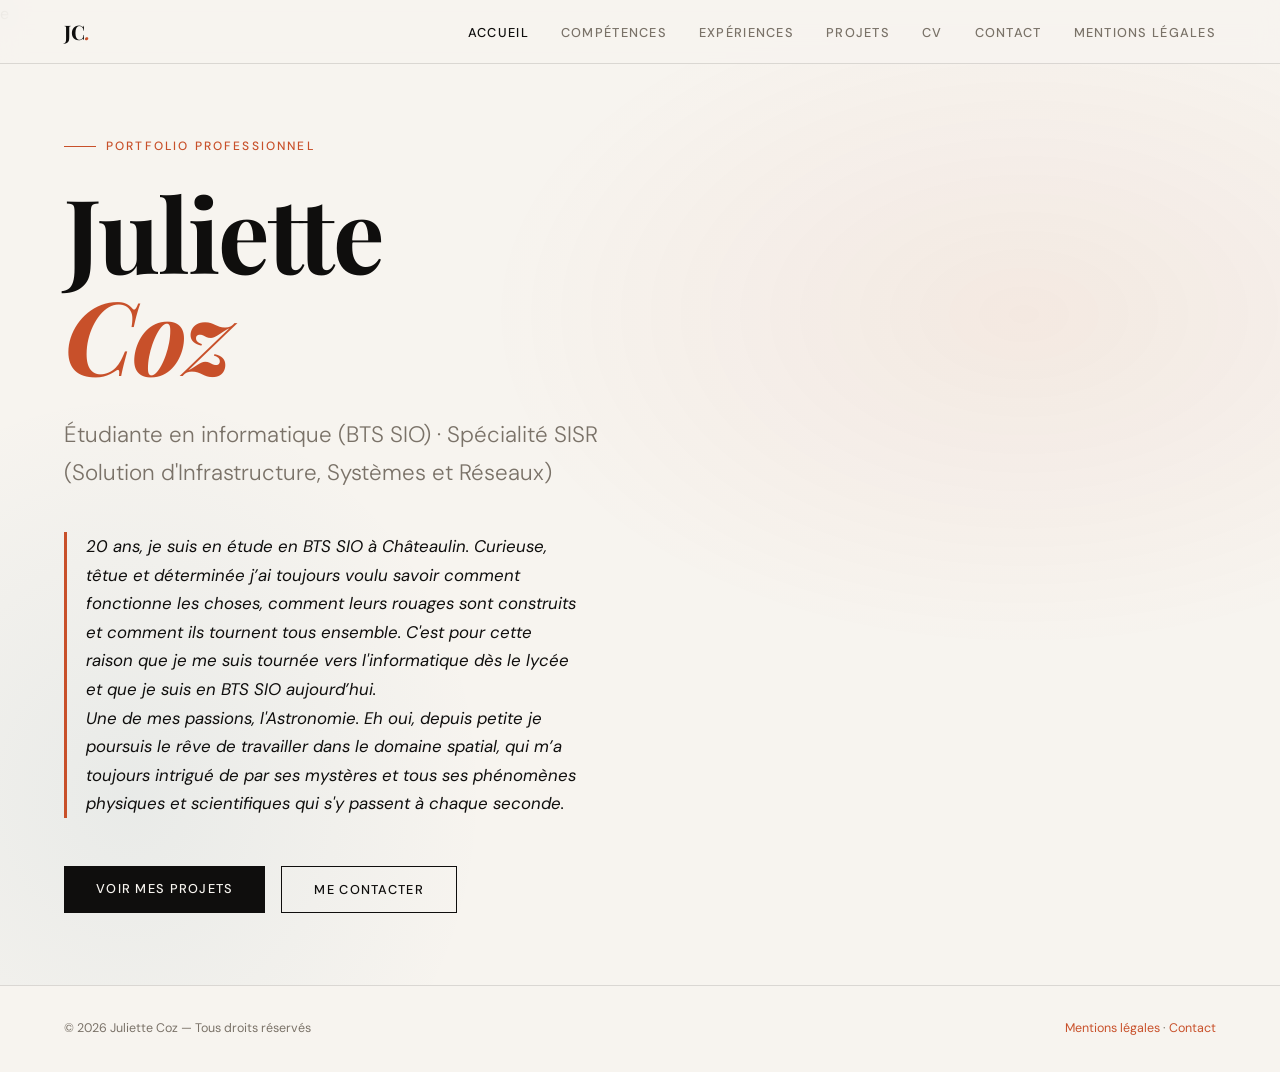
<file: index.html>
e<!DOCTYPE html>
<html lang="fr">
<head>
<meta charset="UTF-8">
<meta name="viewport" content="width=device-width, initial-scale=1.0">
<title>Portfolio — Professionnel</title>
<link rel="icon" type="image/png" href="logoportfolio.webp" />
<link rel="preconnect" href="https://fonts.googleapis.com">
<link href="https://fonts.googleapis.com/css2?family=Playfair+Display:ital,wght@0,400;0,700;1,400&family=DM+Sans:wght@300;400;500&display=swap" rel="stylesheet">
<style>
  :root {
    --ink: #0f0e0d;
    --paper: #f7f4ef;
    --cream: #ede8df;
    --accent: #c8502a;
    --accent2: #2a6b8a;
    --muted: #7a7268;
    --border: rgba(15,14,13,0.12);
    --font-display: 'Playfair Display', Georgia, serif;
    --font-body: 'DM Sans', sans-serif;
    --nav-h: 64px;
  }
  *, *::before, *::after { box-sizing: border-box; margin: 0; padding: 0; }
  html { scroll-behavior: smooth; }
  body {
    font-family: var(--font-body);
    background: var(--paper);
    color: var(--ink);
    font-size: 16px;
    line-height: 1.7;
    overflow-x: hidden;
  }

  /* ── NAV ── */
  nav {
    position: fixed; top: 0; left: 0; right: 0; z-index: 100;
    height: var(--nav-h);
    background: rgba(247,244,239,0.92);
    backdrop-filter: blur(12px);
    border-bottom: 1px solid var(--border);
    display: flex; align-items: center; justify-content: space-between;
    padding: 0 5vw;
  }
  .nav-logo {
    font-family: var(--font-display);
    font-size: 1.25rem;
    font-weight: 700;
    letter-spacing: -0.01em;
    color: var(--ink);
    text-decoration: none;
  }
  .nav-logo span { color: var(--accent); font-style: italic; }
  .nav-links { display: flex; gap: 2rem; list-style: none; }
  .nav-links a {
    font-size: 0.8rem;
    letter-spacing: 0.1em;
    text-transform: uppercase;
    font-weight: 500;
    color: var(--muted);
    text-decoration: none;
    transition: color 0.2s;
  }
  .nav-links a:hover { color: var(--accent); }
  .nav-links a.active { color: var(--ink); }
  .hamburger { display: none; flex-direction: column; gap: 5px; cursor: pointer; background: none; border: none; padding: 4px; }
  .hamburger span { display: block; width: 22px; height: 1.5px; background: var(--ink); transition: all 0.3s; }
  .hamburger.open span:nth-child(1) { transform: translateY(6.5px) rotate(45deg); }
  .hamburger.open span:nth-child(2) { opacity: 0; }
  .hamburger.open span:nth-child(3) { transform: translateY(-6.5px) rotate(-45deg); }
  .mobile-menu {
    display: none; position: fixed; top: var(--nav-h); left: 0; right: 0; bottom: 0;
    background: var(--paper); z-index: 99; flex-direction: column; align-items: center; justify-content: center; gap: 2.5rem;
  }
  .mobile-menu.open { display: flex; }
  .mobile-menu a { font-family: var(--font-display); font-size: 2rem; font-weight: 700; color: var(--ink); text-decoration: none; }
  .mobile-menu a:hover { color: var(--accent); }

  /* ── SECTIONS ── */
  section { display: none; min-height: 100vh; padding: calc(var(--nav-h) + 5vh) 5vw 8vh; }
  section.active { display: block; }

  /* ── HERO ── */
  #home {
    display: none;
    flex-direction: column;
    justify-content: center;
    position: relative;
    overflow: hidden;
  }
  #home.active { display: flex; }
  .hero-bg {
    position: absolute; inset: 0; pointer-events: none;
    background:
      radial-gradient(ellipse 60% 50% at 80% 30%, rgba(200,80,42,0.07) 0%, transparent 70%),
      radial-gradient(ellipse 40% 60% at 10% 80%, rgba(42,107,138,0.07) 0%, transparent 70%);
  }
  .hero-tag {
    font-size: 0.75rem; letter-spacing: 0.18em; text-transform: uppercase;
    color: var(--accent); font-weight: 500; margin-bottom: 1.5rem;
    display: flex; align-items: center; gap: 10px;
  }
  .hero-tag::before { content: ''; display: block; width: 32px; height: 1px; background: var(--accent); }
  .hero-name {
    font-family: var(--font-display);
    font-size: clamp(3rem, 8vw, 7rem);
    font-weight: 700;
    line-height: 1.0;
    letter-spacing: -0.02em;
    margin-bottom: 0.3em;
  }
  .hero-name em { font-style: italic; color: var(--accent); }
  .hero-title {
    font-size: clamp(1rem, 2.5vw, 1.4rem);
    color: var(--muted);
    font-weight: 300;
    margin-bottom: 2.5rem;
    max-width: 540px;
  }
  .hero-pitch {
    max-width: 520px;
    font-size: 1.05rem;
    color: var(--ink);
    margin-bottom: 3rem;
    border-left: 3px solid var(--accent);
    padding-left: 1.2rem;
    font-style: italic;
  }
  .hero-ctas { display: flex; flex-wrap: wrap; gap: 1rem; }
  .btn-primary {
    display: inline-block; padding: 0.75rem 2rem;
    background: var(--ink); color: var(--paper);
    font-size: 0.8rem; letter-spacing: 0.1em; text-transform: uppercase; font-weight: 500;
    text-decoration: none; border: none; cursor: pointer;
    transition: background 0.2s, transform 0.15s;
  }
  .btn-primary:hover { background: var(--accent); transform: translateY(-1px); }
  .btn-outline {
    display: inline-block; padding: 0.75rem 2rem;
    background: transparent; color: var(--ink);
    font-size: 0.8rem; letter-spacing: 0.1em; text-transform: uppercase; font-weight: 500;
    text-decoration: none; border: 1px solid var(--ink); cursor: pointer;
    transition: all 0.2s;
  }
  .btn-outline:hover { background: var(--ink); color: var(--paper); }
  .hero-scroll {
    position: absolute; bottom: 3vh; left: 5vw;
    font-size: 0.7rem; letter-spacing: 0.15em; text-transform: uppercase;
    color: var(--muted); display: flex; align-items: center; gap: 10px;
  }
  .hero-scroll::after { content: ''; display: block; width: 40px; height: 1px; background: var(--muted); }

  /* ── PAGE HEADINGS ── */
  .page-heading {
    margin-bottom: 3rem;
    padding-bottom: 1.5rem;
    border-bottom: 1px solid var(--border);
  }
  .page-heading .eyebrow {
    font-size: 0.7rem; letter-spacing: 0.18em; text-transform: uppercase;
    color: var(--accent); font-weight: 500; margin-bottom: 0.5rem;
  }
  .page-heading h1 {
    font-family: var(--font-display);
    font-size: clamp(2rem, 5vw, 3.5rem);
    font-weight: 700; line-height: 1.1;
  }

  /* ── SKILLS ── */
  .skills-grid { display: grid; grid-template-columns: repeat(auto-fill, minmax(280px, 1fr)); gap: 1.5rem; }
  .skill-card {
    background: var(--cream);
    padding: 1.5rem;
    border-left: 3px solid var(--accent);
    transition: transform 0.2s;
  }
  .skill-card:hover { transform: translateY(-3px); }
  .skill-card h3 { font-family: var(--font-display); font-size: 1.1rem; margin-bottom: 0.75rem; }
  .skill-bar-wrap { height: 3px; background: var(--border); margin-bottom: 0.5rem; }
  .skill-bar { height: 3px; background: var(--accent); transition: width 1s ease; }
  .skill-meta { font-size: 0.8rem; color: var(--muted); }

  /* ── PROJECTS ── */
  .projects-grid { display: grid; grid-template-columns: repeat(auto-fill, minmax(320px, 1fr)); gap: 2rem; }
  .project-card {
    background: var(--cream);
    overflow: hidden;
    transition: transform 0.25s;
  }
  .project-card:hover { transform: translateY(-4px); }
  .project-thumb {
    height: 180px;
    display: flex; align-items: center; justify-content: center;
    font-family: var(--font-display); font-size: 3rem; font-weight: 700;
    letter-spacing: -0.04em;
    position: relative; overflow: hidden;
  }
  .project-thumb.c1 { background: #1a1a2e; color: rgba(200,80,42,0.6); }
  .project-thumb.c2 { background: #0d3b52; color: rgba(247,244,239,0.5); }
  .project-thumb.c3 { background: #2d2416; color: rgba(200,80,42,0.5); }
  .project-body { padding: 1.5rem; }
  .project-tag { font-size: 0.7rem; letter-spacing: 0.12em; text-transform: uppercase; color: var(--accent); font-weight: 500; margin-bottom: 0.5rem; }
  .project-title { font-family: var(--font-display); font-size: 1.3rem; font-weight: 700; margin-bottom: 0.75rem; }
  .project-desc { font-size: 0.9rem; color: var(--muted); margin-bottom: 1.25rem; }
  .project-link { font-size: 0.75rem; letter-spacing: 0.1em; text-transform: uppercase; font-weight: 500; color: var(--accent); text-decoration: none; }
  .project-link:hover { text-decoration: underline; }

  /* ── CV / TIMELINE ── */
  .timeline { position: relative; padding-left: 2rem; }
  .timeline::before { content: ''; position: absolute; left: 0; top: 0; bottom: 0; width: 1px; background: var(--border); }
  .timeline-item { position: relative; margin-bottom: 2.5rem; }
  .timeline-dot {
    position: absolute; left: -2rem; top: 6px;
    width: 10px; height: 10px; border-radius: 50%;
    background: var(--accent); border: 2px solid var(--paper);
    transform: translateX(-4.5px);
  }
  .timeline-date { font-size: 0.75rem; letter-spacing: 0.1em; text-transform: uppercase; color: var(--accent); font-weight: 500; margin-bottom: 0.25rem; }
  .timeline-title { font-family: var(--font-display); font-size: 1.15rem; font-weight: 700; }
  .timeline-sub { font-size: 0.85rem; color: var(--muted); margin-bottom: 0.5rem; }
  .timeline-desc { font-size: 0.9rem; }
  .cv-cols { display: grid; grid-template-columns: 1fr 1fr; gap: 4rem; }
  @media (max-width: 700px) { .cv-cols { grid-template-columns: 1fr; gap: 2.5rem; } }
  .cv-section-title {
    font-size: 0.7rem; letter-spacing: 0.18em; text-transform: uppercase;
    color: var(--muted); font-weight: 500; margin-bottom: 1.5rem;
    padding-bottom: 0.5rem; border-bottom: 1px solid var(--border);
  }

  /* ── EXPERIENCES ── */
  .exp-item {
    padding: 2rem;
    background: var(--cream);
    margin-bottom: 1.5rem;
    border-top: 2px solid var(--accent);
  }
  .exp-header { display: flex; justify-content: space-between; align-items: flex-start; flex-wrap: wrap; gap: 0.5rem; margin-bottom: 0.75rem; }
  .exp-title { font-family: var(--font-display); font-size: 1.2rem; font-weight: 700; }
  .exp-company { font-weight: 500; color: var(--accent2); }
  .exp-date { font-size: 0.78rem; letter-spacing: 0.1em; text-transform: uppercase; color: var(--muted); white-space: nowrap; }
  .exp-list { list-style: none; padding: 0; }
  .exp-list li { font-size: 0.9rem; padding: 0.3rem 0 0.3rem 1.2rem; position: relative; }
  .exp-list li::before { content: '—'; position: absolute; left: 0; color: var(--accent); }
  .star-badge { display: inline-block; font-size: 0.7rem; letter-spacing: 0.1em; text-transform: uppercase; background: var(--ink); color: var(--paper); padding: 2px 8px; margin-left: 8px; vertical-align: middle; }

  /* ── CONTACT ── */
  .contact-wrap { display: grid; grid-template-columns: 1fr 1fr; gap: 5vw; }
  @media (max-width: 700px) { .contact-wrap { grid-template-columns: 1fr; } }
  .contact-info h2 { font-family: var(--font-display); font-size: 1.8rem; margin-bottom: 1rem; }
  .contact-info p { color: var(--muted); margin-bottom: 2rem; }
  .contact-detail { display: flex; align-items: center; gap: 1rem; margin-bottom: 1rem; }
  .contact-icon { width: 40px; height: 40px; background: var(--cream); display: flex; align-items: center; justify-content: center; font-size: 1rem; flex-shrink: 0; }
  .contact-label { font-size: 0.75rem; letter-spacing: 0.1em; text-transform: uppercase; color: var(--muted); }
  .contact-val { font-weight: 500; font-size: 0.95rem; }
  .form-group { margin-bottom: 1.25rem; }
  .form-label { display: block; font-size: 0.75rem; letter-spacing: 0.1em; text-transform: uppercase; color: var(--muted); margin-bottom: 0.4rem; }
  .form-input, .form-textarea {
    width: 100%; padding: 0.75rem 1rem;
    background: var(--cream); border: 1px solid var(--border);
    color: var(--ink); font-family: var(--font-body); font-size: 0.9rem;
    outline: none; transition: border-color 0.2s;
  }
  .form-input:focus, .form-textarea:focus { border-color: var(--accent); }
  .form-textarea { resize: vertical; min-height: 120px; }

  /* ── MENTIONS LÉGALES ── */
  .legal-content { max-width: 780px; }
  .legal-content h2 { font-family: var(--font-display); font-size: 1.3rem; font-weight: 700; margin: 2rem 0 0.75rem; }
  .legal-content h2:first-of-type { margin-top: 0; }
  .legal-content p { font-size: 0.92rem; color: var(--muted); margin-bottom: 0.75rem; }
  .legal-content strong { color: var(--ink); }

  /* ── FOOTER ── */
  footer {
    text-align: center; padding: 2rem 5vw;
    border-top: 1px solid var(--border);
    font-size: 0.78rem; color: var(--muted);
    display: flex; justify-content: space-between; align-items: center; flex-wrap: wrap; gap: 1rem;
  }
  footer a { color: var(--accent); text-decoration: none; }

  /* ── ANIMATIONS ── */
  @keyframes fadeUp { from { opacity: 0; transform: translateY(20px); } to { opacity: 1; transform: translateY(0); } }
  .fade-up { animation: fadeUp 0.6s ease both; }
  .fade-up:nth-child(2) { animation-delay: 0.1s; }
  .fade-up:nth-child(3) { animation-delay: 0.2s; }
  .fade-up:nth-child(4) { animation-delay: 0.3s; }
  .fade-up:nth-child(5) { animation-delay: 0.4s; }

  /* ── RESPONSIVE ── */
  @media (max-width: 768px) {
    .nav-links { display: none; }
    .hamburger { display: flex; }
    .hero-name { font-size: clamp(2.5rem, 12vw, 4rem); }
  }
</style>
</head>
<body>

<!-- NAV -->
<nav>
  <a href="#" class="nav-logo">JC<span>.</span></a>
  <ul class="nav-links">
    <li><a href="#" onclick="showSection('home')" class="active" id="nav-home">Accueil</a></li>
    <li><a href="#" onclick="showSection('skills')" id="nav-skills">Compétences</a></li>
    <li><a href="#" onclick="showSection('experience')" id="nav-experience">Expériences</a></li>
    <li><a href="#" onclick="showSection('projects')" id="nav-projects">Projets</a></li>
    <li><a href="#" onclick="showSection('cv')" id="nav-cv">CV</a></li>
    <li><a href="#" onclick="showSection('contact')" id="nav-contact">Contact</a></li>
    <li><a href="#" onclick="showSection('legal')" id="nav-legal">Mentions légales</a></li>
  </ul>
  <button class="hamburger" id="hamburger" onclick="toggleMenu()">
    <span></span><span></span><span></span>
  </button>
</nav>

<!-- MOBILE MENU -->
<div class="mobile-menu" id="mobile-menu">
  <a href="#" onclick="showSection('home');toggleMenu()">Accueil</a>
  <a href="#" onclick="showSection('skills');toggleMenu()">Compétences</a>
  <a href="#" onclick="showSection('experience');toggleMenu()">Expériences</a>
  <a href="#" onclick="showSection('projects');toggleMenu()">Projets</a>
  <a href="#" onclick="showSection('cv');toggleMenu()">CV</a>
  <a href="#" onclick="showSection('contact');toggleMenu()">Contact</a>
  <a href="#" onclick="showSection('legal');toggleMenu()">Mentions légales</a>
</div>

<!-- HOME -->
<section id="home" class="active">
  <div class="hero-bg"></div>
  <div class="hero-tag fade-up">Portfolio Professionnel</div>
  <h1 class="hero-name fade-up">Juliette<br><em>Coz</em></h1>
  <p class="hero-title fade-up">Étudiante en informatique (BTS SIO) · Spécialité SISR (Solution d'Infrastructure, Systèmes et Réseaux)</p>
  <p class="hero-pitch fade-up">20 ans, je suis en étude en BTS SIO à Châteaulin. Curieuse, têtue et déterminée j’ai toujours voulu savoir comment fonctionne les choses, comment leurs rouages sont construits et comment ils tournent tous ensemble. C'est pour cette raison que je me suis tournée vers l'informatique dès le lycée et que je suis en BTS SIO aujourd’hui. 
  <br> Une de mes passions, l'Astronomie. Eh oui, depuis petite je poursuis le rêve de travailler dans le domaine spatial, qui m’a toujours intrigué de par ses mystères et tous ses phénomènes physiques et scientifiques qui s'y passent à chaque seconde.</p>
  <div class="hero-ctas fade-up">
    <a href="#" class="btn-primary" onclick="showSection('projects')">Voir mes projets</a>
    <a href="#" class="btn-outline" onclick="showSection('contact')">Me contacter</a>
  </div>
</section>

<!-- SKILLS -->
<section id="skills">
  <div class="page-heading fade-up">
    <div class="eyebrow">Savoir-faire</div>
    <h1>Compétences</h1>
  </div>
  <div class="skills-grid">
    <div class="skill-card fade-up">
      <h3>Cybersécurité</h3>
      <div class="skill-bar-wrap"><div class="skill-bar" style="width:95%"></div></div>
      <p class="skill-meta">RGPD, RGAA, PIA — Niveau expert</p>
    </div>
    <div class="skill-card fade-up">
      <h3>Logiciels</h3>
      <div class="skill-bar-wrap"><div class="skill-bar" style="width:85%"></div></div>
      <p class="skill-meta">Git, GitLab, GitHub, GLPI, Proxmox, PowerShell ISE, Visual Studio Code, VirtualBox — Niveau avancé</p>
    </div>
    <div class="skill-card fade-up">
      <h3>Gestion de projet</h3>
      <div class="skill-bar-wrap"><div class="skill-bar" style="width:60%"></div></div>
      <p class="skill-meta">Agile — Niveau intermédiaire</p>
    </div>
    <div class="skill-card fade-up">
      <h3>Systèmes d'exploitation</h3>
      <div class="skill-bar-wrap"><div class="skill-bar" style="width:95%"></div></div>
      <p class="skill-meta">windows, Linux, Kali, Windows Serveur, Ubuntu Serveur — Niveau expert+</p>
    </div>
    <div class="skill-card fade-up">
      <h3>Réseaux</h3>
      <div class="skill-bar-wrap"><div class="skill-bar" style="width:90%"></div></div>
      <p class="skill-meta">Matériel Cisco, CiscoPacketTracer, Wiresharck — Niveau expert</p>
    </div>
    <div class="skill-card fade-up">
      <h3>langages de programmation</h3>
      <div class="skill-bar-wrap"><div class="skill-bar" style="width:85%"></div></div>
      <p class="skill-meta">PHP, Python, JavaScript, Arduino, PowerShell, Shell, Bash — Niveau avancé</p>
    </div>
    <div class="skill-card fade-up">
      <h3>Logiciels</h3>
      <div class="skill-bar-wrap"><div class="skill-bar" style="width:85%"></div></div>
      <p class="skill-meta">Git, GitLab, GitHub, GLPI, Proxmox, PowerShell ISE, Visual Studio Code, VirtualBox — Niveau avancé</p>
    </div>
    <div class="skill-card fade-up">
      <h3>Développement Web</h3>
      <div class="skill-bar-wrap"><div class="skill-bar" style="width:80%"></div></div>
      <p class="skill-meta">HTML, CSS, Bootstrap, XML, Json — Niveau avancé</p>
    </div>
    <div class="skill-card fade-up">
      <h3>Bases de Données</h3>
      <div class="skill-bar-wrap"><div class="skill-bar" style="width:95%"></div></div>
      <p class="skill-meta">MySQL, PhpMyAdmin — Niveau expert</p>
    </div>
    <div class="skill-card fade-up">
      <h3>Langues</h3>
      <div class="skill-bar-wrap"><div class="skill-bar" style="width:70%"></div></div>
      <p class="skill-meta">Français natif · Anglais B2</p>
    </div>
  </div>
</section>

<!-- EXPERIENCES -->
<section id="experience">
  <div class="page-heading fade-up">
    <div class="eyebrow">Parcours</div>
    <h1>Expériences</h1>
  </div>

  <div class="exp-item fade-up">
    <div class="exp-header">
      <div>
        <div class="exp-title">Développeuse Informatique </div>
        <div class="exp-company">UBO . Brest</div>
      </div>
      <div class="exp-date">Stage de 2 mois - 2025</div>
    </div>
    <ul class="exp-list">
      <li><strong>Situation :</strong> Projet Tous égaux.</li>
      <li><strong>Tâche et Action:</strong> réalisation d’une application web pour les étudiants en situation de handicap et veille informatique sur les normes RGAA et WCAG.</li>
      <li><strong>Résultat :</strong> présentations de nouvelles solutions pour inclure physiquement les personnes en situation de handicap et pour leurs permettre de pouvoir utiliser les Logiciels de l'établissement</li>
    </ul>
  </div>

  <div class="exp-item fade-up">
    <div class="exp-header">
      <div>
        <div class="exp-title">Ingénieure Systèmes Infrastructure et Résaux</div>
        <div class="exp-company">Brest Métropole · Brest</div>
      </div>
      <div class="exp-date">stage de 5 semaines - 2026</div>
    </div>
    <ul class="exp-list">
      <li><strong>Situation :</strong> recherche de solution pour remplacer un logiciel de pare-feu </li>
      <li><strong>Tâche et Action:</strong> mettre en place et configurer un logiciel de pare-feu (OPNsense) et un outil de gestion de pare-feu (DynFi) </li>
      <li><strong>Résultat :</strong> 2 pare-feu OPNsense mis en place en redondance et enregistrer sur un gestionnaire de pare-feu DynFi </li>
    </ul>
  </div>
</section>

<!-- PROJECTS -->
<section id="projects">
  <div class="page-heading fade-up">
    <div class="eyebrow">Réalisations</div>
    <h1>Projets</h1>
  </div>
  <div class="projects-grid">
    <div class="project-card fade-up">
      <div class="project-thumb c1">Rallye créatif</div>
      <div class="project-body">
        <div class="project-tag">événement · Développement</div>
        <div class="project-title">création d'une application — UBO</div>
        <p class="project-desc">le but de ce site est de créer une plateforme pour réaliser des travaux de groupe en prennant 
          en compte le niveau d'énergie/humeur de chaque menbre du groupe, pour répartir au mieux les tâches et s'adapter au mieux
           à l'humeur de chacun.</p>
        <a href="https://gitlab.com/lamiette/ralicreatif" class="project-link">Voir le détail →</a>
      </div>
    </div>
    <div class="project-card fade-up">
      <div class="project-thumb c2">ARRFFF</div>
      <div class="project-body">
        <div class="project-tag">site web · Développement</div>
        <div class="project-title">création entreprise fictive — BTS SIO</div>
        <p class="project-desc">création en colaboration d'une entreprise fictive dans le cadre de l'Apprentissage.</p>
        <p class="project-desc">l'entreprise est une entreprise de vente en ligne qui ce fais grace à un site web.</p>
        <a href="https://gitlab.com/ap-mj/arrfff" class="project-link">Voir le détail →</a>
      </div>
    </div>
    <div class="project-card fade-up">
      <div class="project-thumb c3">Mastermind</div>
      <div class="project-body">
        <div class="project-tag">jeux · dévelopement</div>
        <div class="project-title">création d'un jeux de Mastermind en js, css et html — CESI</div>
        <p class="project-desc">étude des différents langages, en particulier le java-script pour réussir à créer un jeux fonctionnelle.</p>
        <a href="mastermind/index.html" class="project-link">jouer →</a>
      </div>
    </div>
  </div>
</section>

<!-- CV -->
<section id="cv">
  <div class="page-heading fade-up">
    <div class="eyebrow">Curriculum Vitae</div>
    <h1>Mon CV</h1>
  </div>
  <div style="margin-bottom:2rem;">
    <a href="CV_juliettecoz(2026).pdf" class="btn-primary" style="font-size:0.75rem;">Télécharger le PDF</a>
  </div>
  <div class="cv-cols">
    <div>
      <div class="cv-section-title">Formation</div>
      <div class="timeline">
        <div class="timeline-item fade-up">
          <div class="timeline-dot"></div>
          <div class="timeline-date">2025 - Aujourd'hui</div>
          <div class="timeline-title">BTS SIO</div>
          <div class="timeline-sub">BTS SAINT LOUIS</div>
          <div>Option SISR (Solution d’Infrastructures Systèmes et Réseaux).</div>
        </div>
        <div class="timeline-item fade-up">
          <div class="timeline-dot"></div>
          <div class="timeline-date">2024 - 2025</div>
          <div class="timeline-title">Bachelor en Dévelopement Informatique</div>
          <div class="timeline-sub">CESI BREST</div>
          <div>Apprentissage des différents langages informatiques, ainsi que de l’anglais technique.</div>
        </div>
        <div class="timeline-item fade-up">
          <div class="timeline-dot"></div>
          <div class="timeline-date">2021 - 2024</div>
          <div class="timeline-title">BAC Technologique Filière STI2D</div>
          <div class="timeline-sub">LYCEE LA CROIX ROUGE LA SALLE</div>
          <div>Option SIN (Systèmes Informatiques Numériques) obtention du Bac avec mention assez bien.</div>
        </div>
      </div>

      <div class="cv-section-title" style="margin-top:2.5rem;">Parcours professionnel</div>
      <div class="timeline">
        <div class="timeline-item fade-up">
          <div class="timeline-dot"></div>
          <div class="timeline-date">Stage de 2 mois - 2025</div>
          <div class="timeline-title">Développeuse Informatique</div>
          <div class="timeline-sub">UBO . Brest</div>
          <div>Réalisation d’une application web pour les étudiants en situation de handicap et veille informatique sur les normes RGAA et WCAG.</div>
        </div>
        <div class="timeline-item fade-up">
          <div class="timeline-dot"></div>
          <div class="timeline-date">Stage de 5 semaines - 2026 (26 mai au 24 juin)</div>
          <div class="timeline-title">Ingénieure Systèmes Infrastructure et Réseaux</div>
          <div class="timeline-sub">Brest Métropole · Brest</div>
          <div>à venir </div>
        </div>
      </div>
    </div>

    <div>
      <div class="cv-section-title">Certifications</div>
      <div class="timeline">
        <div class="timeline-item fade-up">
          <div class="timeline-dot"></div>
          <div class="timeline-date">à venir</div>
          <div class="timeline-title">à venir</div>
          <div class="timeline-sub">à venir</div>
        </div>
      </div>
    </div>
  </div>
</section>

<!-- CONTACT -->
<section id="contact">
  <div class="page-heading fade-up">
    <div class="eyebrow">Échangeons</div>
    <h1>Contact</h1>
  </div>
  <div class="contact-wrap">
    <div class="contact-info fade-up">
      <h2>Une proposition d'emplois à pourvoir ?</h2>
      <p>Disponible pour des opportunités CDI, CDD, Alternance, Stages ou Emplois Saisonniers. Réponse sous 48h.</p>
      <div class="contact-detail">
        <div class="contact-icon">✉</div>
        <div>
          <div class="contact-label">Email</div>
          <div class="contact-val">juliettecoz95@gmail.com</div>
        </div>
      </div>
      <div class="contact-detail">
        <div class="contact-icon">☎</div>
        <div>
          <div class="contact-label">Téléphone</div>
          <div class="contact-val">+33 7 88 12 73 37</div>
        </div>
      </div>
      <div class="contact-detail">
        <div class="contact-icon">⊙</div>
        <div>
          <div class="contact-label">Localisation</div>
          <div class="contact-val">Brest, Finistère</div>
        </div>
      </div>
      <div class="contact-detail">
        <div class="contact-icon">Git</div>
        <div>
          <div class="contact-label">GitHub</div>
          <div class="contact-val">
            <a href="https://github.com/juliettec9">
            <style>
              a{
                color: #c8502a;
              }
            </style>
            Juliette coz
            </a>
          </div>
        </div>
      </div>
      <div class="contact-detail">
        <div class="contact-icon">in</div>
        <div>
          <div class="contact-label">LinkedIn</div>
          <div class="contact-val"> <a href="https://www.linkedin.com/in/juliette-coz-a9b17b341/">Juliette coz</a></div>
        </div>
      </div>
    </div>    
  </div>
</section>

<!-- MENTIONS LÉGALES -->
<section id="legal">
  <div class="page-heading fade-up">
    <div class="eyebrow">Transparence</div>
    <h1>Mentions légales</h1>
  </div>
  <div class="legal-content fade-up">
    <h2>1. Éditeur du site</h2>
    <p>Ce site est édité à titre personnel par <strong>Juliette Coz</strong>, domiciliée à Brest, Finistère.</p>
    <p>Email de contact : <strong>juliettecoz95@gmail.com</strong></p>

    <h2>2. Hébergement</h2>
    <p>Ce site est hébergé par <strong>GitHub</strong>, dont le siège social est situé au <strong> 37 QUAI DU PRESIDENT ROOSEVELT 92130 ISSY-LES-MOULINEAUX</strong>. Pour toute information, consultez le site de l'hébergeur.</p>

    <h2>3. Propriété intellectuelle</h2>
    <p>L'ensemble des contenus présents sur ce site (textes, images, visuels, structure) sont la propriété exclusive de <strong>Juliette Coz</strong>, sauf mention contraire. Toute reproduction, même partielle, est interdite sans autorisation préalable.</p>

    <h2>4. Protection des données personnelles (RGPD)</h2>
    <p>Ce site ne collecte pas de données personnelles à des fins commerciales. Les données saisies via le formulaire de contact (nom, email, message) sont utilisées uniquement pour répondre à votre demande et ne sont pas transmises à des tiers.</p>
    <p>Conformément au <strong>Règlement Général sur la Protection des Données (RGPD)</strong> et à la loi Informatique et Libertés, vous disposez d'un droit d'accès, de rectification, de suppression et d'opposition. Pour exercer ces droits, contactez : <strong>juliettecoz95@gmail.com</strong>.</p>

    <h2>5. Cookies</h2>
    <p>Ce site n'utilise pas de cookies de traçage ou de mesure d'audience. Aucune donnée de navigation n'est collectée ni transmise à des tiers.</p>

    <h2>6. Limitation de responsabilité</h2>
    <p>Les informations contenues sur ce site sont données à titre indicatif. L'éditeur ne saurait être tenu responsable des erreurs, omissions ou des résultats pouvant être obtenus par un mauvais usage de ces informations.</p>

    <h2>7. Liens hypertextes</h2>
    <p>Ce site peut contenir des liens vers des sites tiers. L'éditeur n'est pas responsable du contenu de ces sites externes et ne contrôle pas leurs pratiques en matière de confidentialité.</p>

    <h2>8. Droit applicable</h2>
    <p>Le présent site est soumis au droit français. En cas de litige, les tribunaux français seront seuls compétents.</p>
    <p style="margin-top:2rem; font-size:0.8rem;">Dernière mise à jour : Avril 2026</p>
  </div>
</section>

<!-- FOOTER -->
<footer>
  <span>© 2026 Juliette Coz — Tous droits réservés</span>
  <span>
    <a href="#" onclick="showSection('legal')">Mentions légales</a> ·
    <a href="#" onclick="showSection('contact')">Contact</a>
  </span>
</footer>

<script>
function showSection(id) {
  document.querySelectorAll('section').forEach(s => s.classList.remove('active'));
  document.querySelectorAll('.nav-links a').forEach(a => a.classList.remove('active'));
  const sec = document.getElementById(id);
  if (sec) sec.classList.add('active');
  const navLink = document.getElementById('nav-' + id);
  if (navLink) navLink.classList.add('active');
  window.scrollTo(0, 0);
  return false;
}

function toggleMenu() {
  const menu = document.getElementById('mobile-menu');
  const btn = document.getElementById('hamburger');
  menu.classList.toggle('open');
  btn.classList.toggle('open');
}

document.querySelectorAll('.nav-links a, .mobile-menu a').forEach(a => {
  a.addEventListener('click', e => e.preventDefault());
});
</script>
</body>
</html>
</file>
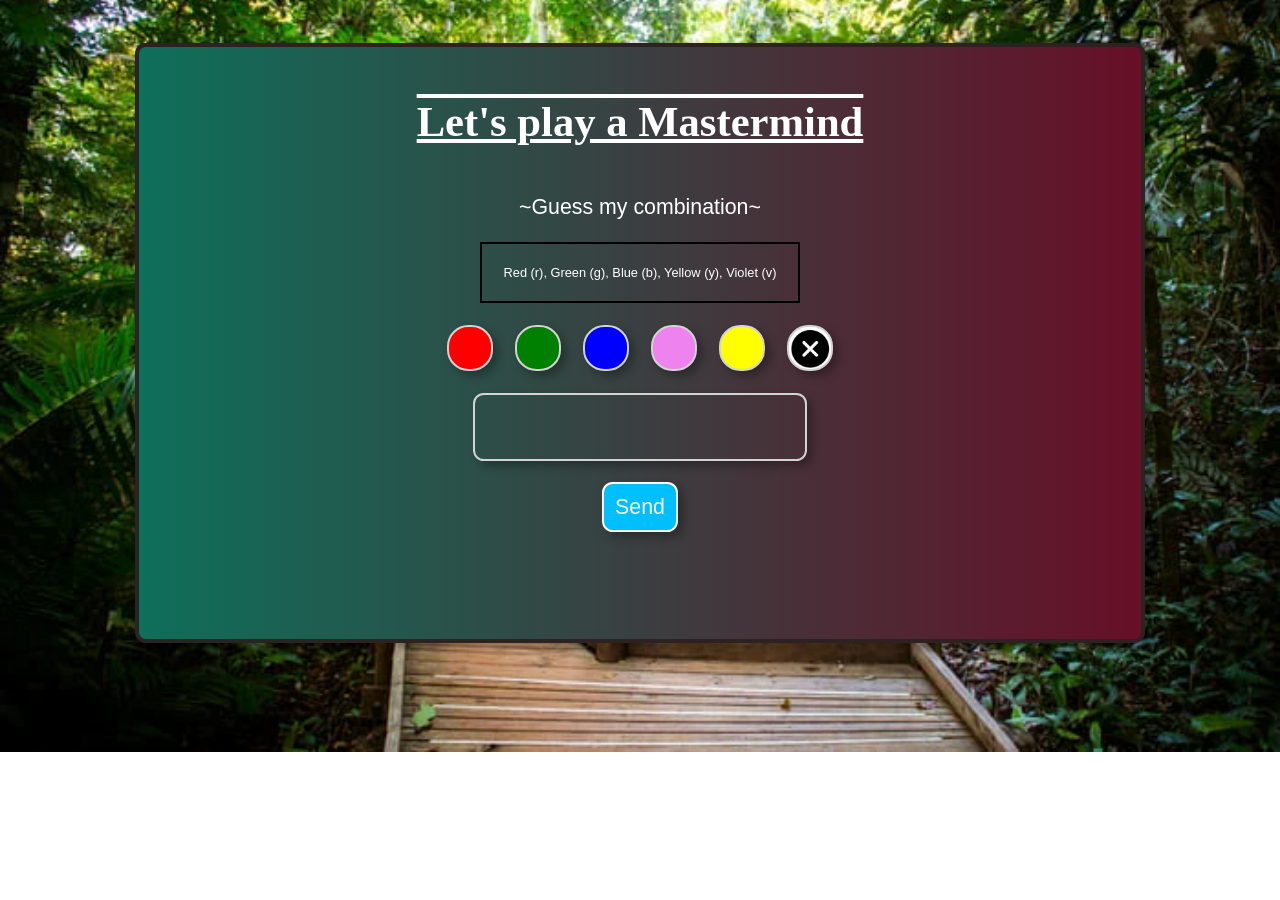
<file: mastermind/index.html>
<!DOCTYPE html>
<html>
<head>
    <title>CESI Mastermind</title>
    <link href="./mmind.css" rel="stylesheet">
</head>

<body>
  <div id="container">
    <h1 id="title">Let's play a Mastermind</h1>
    <div id="prompt">~Guess my combination~</div>
    <div id="colors">Red (r), Green (g), Blue (b), Yellow (y), Violet (v)</div>

    <div class="horizontal" onclick="clickedOnColor(event)">
      <div id="color-r" class="color color-r"></div>
      <div id="color-g" class="color color-g"></div>
      <div id="color-b" class="color color-b"></div>
      <div id="color-v" class="color color-v"></div>
      <div id="color-y" class="color color-y"></div>
      <div id="delete" class="color"></div>
    </div>

    <div id="proposition" class="horizontal"></div>
    <div class="horizontal">
      <input id="combination" maxlength="5" onkeydown="keypressed(event)">

      <button 
        id="send"
        onclick="clickedOnSend()">Send</button>
    </div> 
    <div id="message"></div>
    <ul id="history"></ul>
  <script src="./mmind.js"></script>
</body>
</html>
</file>
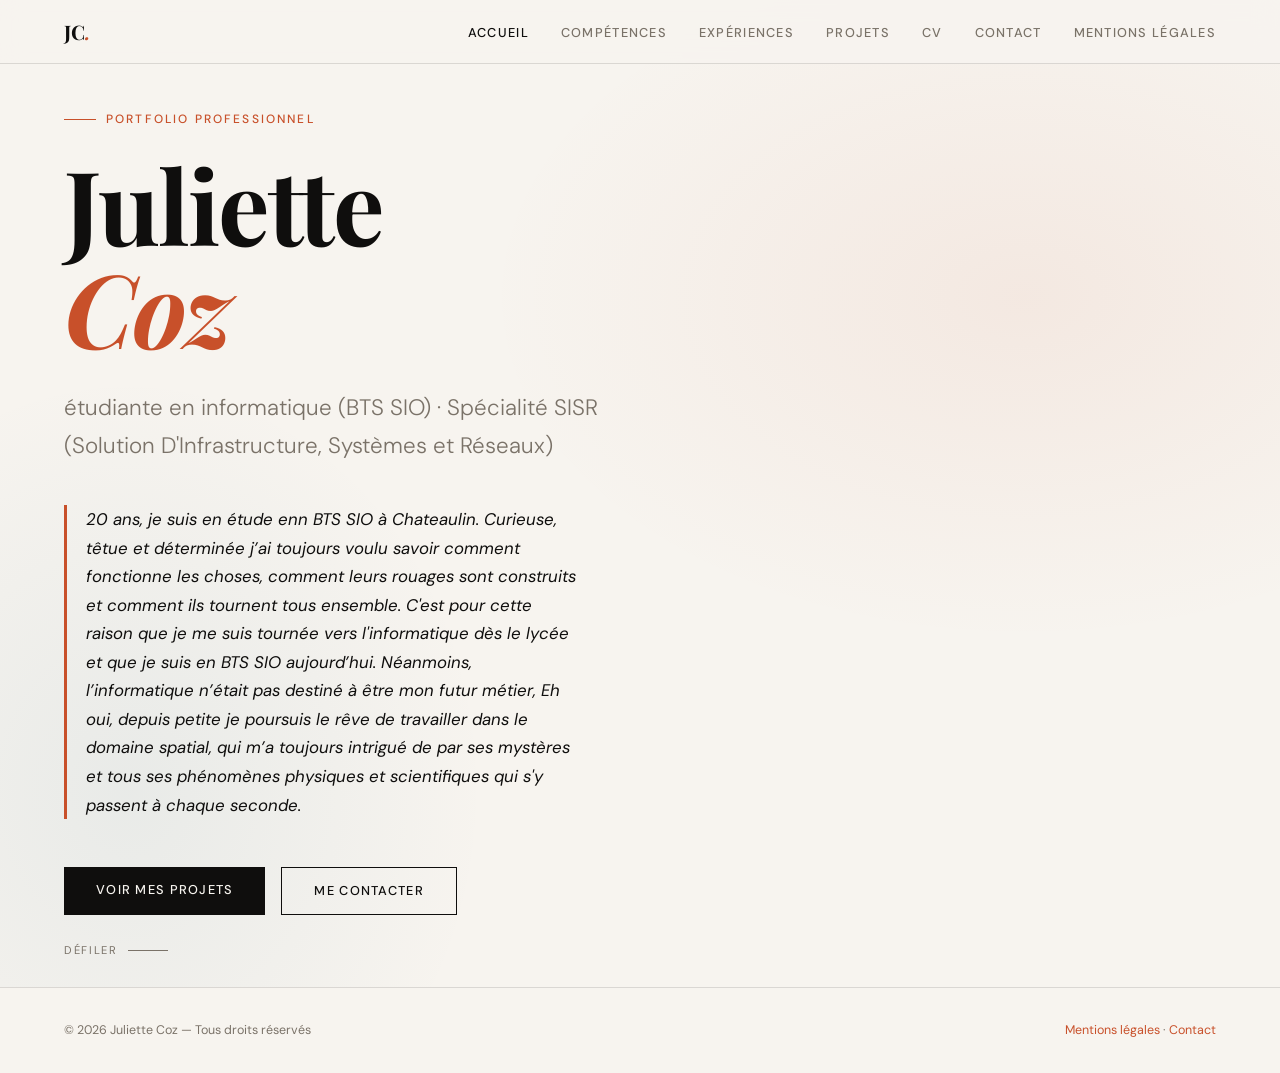
<file: portfolio.html>
<!DOCTYPE html>
<html lang="fr">
<head>
<meta charset="UTF-8">
<meta name="viewport" content="width=device-width, initial-scale=1.0">
<title>Portfolio — Professionnel</title>
<link rel="icon" type="image/png" href="logoportfolio.webp" />
<link rel="preconnect" href="https://fonts.googleapis.com">
<link href="https://fonts.googleapis.com/css2?family=Playfair+Display:ital,wght@0,400;0,700;1,400&family=DM+Sans:wght@300;400;500&display=swap" rel="stylesheet">
<style>
  :root {
    --ink: #0f0e0d;
    --paper: #f7f4ef;
    --cream: #ede8df;
    --accent: #c8502a;
    --accent2: #2a6b8a;
    --muted: #7a7268;
    --border: rgba(15,14,13,0.12);
    --font-display: 'Playfair Display', Georgia, serif;
    --font-body: 'DM Sans', sans-serif;
    --nav-h: 64px;
  }
  *, *::before, *::after { box-sizing: border-box; margin: 0; padding: 0; }
  html { scroll-behavior: smooth; }
  body {
    font-family: var(--font-body);
    background: var(--paper);
    color: var(--ink);
    font-size: 16px;
    line-height: 1.7;
    overflow-x: hidden;
  }

  /* ── NAV ── */
  nav {
    position: fixed; top: 0; left: 0; right: 0; z-index: 100;
    height: var(--nav-h);
    background: rgba(247,244,239,0.92);
    backdrop-filter: blur(12px);
    border-bottom: 1px solid var(--border);
    display: flex; align-items: center; justify-content: space-between;
    padding: 0 5vw;
  }
  .nav-logo {
    font-family: var(--font-display);
    font-size: 1.25rem;
    font-weight: 700;
    letter-spacing: -0.01em;
    color: var(--ink);
    text-decoration: none;
  }
  .nav-logo span { color: var(--accent); font-style: italic; }
  .nav-links { display: flex; gap: 2rem; list-style: none; }
  .nav-links a {
    font-size: 0.8rem;
    letter-spacing: 0.1em;
    text-transform: uppercase;
    font-weight: 500;
    color: var(--muted);
    text-decoration: none;
    transition: color 0.2s;
  }
  .nav-links a:hover { color: var(--accent); }
  .nav-links a.active { color: var(--ink); }
  .hamburger { display: none; flex-direction: column; gap: 5px; cursor: pointer; background: none; border: none; padding: 4px; }
  .hamburger span { display: block; width: 22px; height: 1.5px; background: var(--ink); transition: all 0.3s; }
  .hamburger.open span:nth-child(1) { transform: translateY(6.5px) rotate(45deg); }
  .hamburger.open span:nth-child(2) { opacity: 0; }
  .hamburger.open span:nth-child(3) { transform: translateY(-6.5px) rotate(-45deg); }
  .mobile-menu {
    display: none; position: fixed; top: var(--nav-h); left: 0; right: 0; bottom: 0;
    background: var(--paper); z-index: 99; flex-direction: column; align-items: center; justify-content: center; gap: 2.5rem;
  }
  .mobile-menu.open { display: flex; }
  .mobile-menu a { font-family: var(--font-display); font-size: 2rem; font-weight: 700; color: var(--ink); text-decoration: none; }
  .mobile-menu a:hover { color: var(--accent); }

  /* ── SECTIONS ── */
  section { display: none; min-height: 100vh; padding: calc(var(--nav-h) + 5vh) 5vw 8vh; }
  section.active { display: block; }

  /* ── HERO ── */
  #home {
    display: none;
    flex-direction: column;
    justify-content: center;
    position: relative;
    overflow: hidden;
  }
  #home.active { display: flex; }
  .hero-bg {
    position: absolute; inset: 0; pointer-events: none;
    background:
      radial-gradient(ellipse 60% 50% at 80% 30%, rgba(200,80,42,0.07) 0%, transparent 70%),
      radial-gradient(ellipse 40% 60% at 10% 80%, rgba(42,107,138,0.07) 0%, transparent 70%);
  }
  .hero-tag {
    font-size: 0.75rem; letter-spacing: 0.18em; text-transform: uppercase;
    color: var(--accent); font-weight: 500; margin-bottom: 1.5rem;
    display: flex; align-items: center; gap: 10px;
  }
  .hero-tag::before { content: ''; display: block; width: 32px; height: 1px; background: var(--accent); }
  .hero-name {
    font-family: var(--font-display);
    font-size: clamp(3rem, 8vw, 7rem);
    font-weight: 700;
    line-height: 1.0;
    letter-spacing: -0.02em;
    margin-bottom: 0.3em;
  }
  .hero-name em { font-style: italic; color: var(--accent); }
  .hero-title {
    font-size: clamp(1rem, 2.5vw, 1.4rem);
    color: var(--muted);
    font-weight: 300;
    margin-bottom: 2.5rem;
    max-width: 540px;
  }
  .hero-pitch {
    max-width: 520px;
    font-size: 1.05rem;
    color: var(--ink);
    margin-bottom: 3rem;
    border-left: 3px solid var(--accent);
    padding-left: 1.2rem;
    font-style: italic;
  }
  .hero-ctas { display: flex; flex-wrap: wrap; gap: 1rem; }
  .btn-primary {
    display: inline-block; padding: 0.75rem 2rem;
    background: var(--ink); color: var(--paper);
    font-size: 0.8rem; letter-spacing: 0.1em; text-transform: uppercase; font-weight: 500;
    text-decoration: none; border: none; cursor: pointer;
    transition: background 0.2s, transform 0.15s;
  }
  .btn-primary:hover { background: var(--accent); transform: translateY(-1px); }
  .btn-outline {
    display: inline-block; padding: 0.75rem 2rem;
    background: transparent; color: var(--ink);
    font-size: 0.8rem; letter-spacing: 0.1em; text-transform: uppercase; font-weight: 500;
    text-decoration: none; border: 1px solid var(--ink); cursor: pointer;
    transition: all 0.2s;
  }
  .btn-outline:hover { background: var(--ink); color: var(--paper); }
  .hero-scroll {
    position: absolute; bottom: 3vh; left: 5vw;
    font-size: 0.7rem; letter-spacing: 0.15em; text-transform: uppercase;
    color: var(--muted); display: flex; align-items: center; gap: 10px;
  }
  .hero-scroll::after { content: ''; display: block; width: 40px; height: 1px; background: var(--muted); }

  /* ── PAGE HEADINGS ── */
  .page-heading {
    margin-bottom: 3rem;
    padding-bottom: 1.5rem;
    border-bottom: 1px solid var(--border);
  }
  .page-heading .eyebrow {
    font-size: 0.7rem; letter-spacing: 0.18em; text-transform: uppercase;
    color: var(--accent); font-weight: 500; margin-bottom: 0.5rem;
  }
  .page-heading h1 {
    font-family: var(--font-display);
    font-size: clamp(2rem, 5vw, 3.5rem);
    font-weight: 700; line-height: 1.1;
  }

  /* ── SKILLS ── */
  .skills-grid { display: grid; grid-template-columns: repeat(auto-fill, minmax(280px, 1fr)); gap: 1.5rem; }
  .skill-card {
    background: var(--cream);
    padding: 1.5rem;
    border-left: 3px solid var(--accent);
    transition: transform 0.2s;
  }
  .skill-card:hover { transform: translateY(-3px); }
  .skill-card h3 { font-family: var(--font-display); font-size: 1.1rem; margin-bottom: 0.75rem; }
  .skill-bar-wrap { height: 3px; background: var(--border); margin-bottom: 0.5rem; }
  .skill-bar { height: 3px; background: var(--accent); transition: width 1s ease; }
  .skill-meta { font-size: 0.8rem; color: var(--muted); }

  /* ── PROJECTS ── */
  .projects-grid { display: grid; grid-template-columns: repeat(auto-fill, minmax(320px, 1fr)); gap: 2rem; }
  .project-card {
    background: var(--cream);
    overflow: hidden;
    transition: transform 0.25s;
  }
  .project-card:hover { transform: translateY(-4px); }
  .project-thumb {
    height: 180px;
    display: flex; align-items: center; justify-content: center;
    font-family: var(--font-display); font-size: 3rem; font-weight: 700;
    letter-spacing: -0.04em;
    position: relative; overflow: hidden;
  }
  .project-thumb.c1 { background: #1a1a2e; color: rgba(200,80,42,0.6); }
  .project-thumb.c2 { background: #0d3b52; color: rgba(247,244,239,0.5); }
  .project-thumb.c3 { background: #2d2416; color: rgba(200,80,42,0.5); }
  .project-body { padding: 1.5rem; }
  .project-tag { font-size: 0.7rem; letter-spacing: 0.12em; text-transform: uppercase; color: var(--accent); font-weight: 500; margin-bottom: 0.5rem; }
  .project-title { font-family: var(--font-display); font-size: 1.3rem; font-weight: 700; margin-bottom: 0.75rem; }
  .project-desc { font-size: 0.9rem; color: var(--muted); margin-bottom: 1.25rem; }
  .project-link { font-size: 0.75rem; letter-spacing: 0.1em; text-transform: uppercase; font-weight: 500; color: var(--accent); text-decoration: none; }
  .project-link:hover { text-decoration: underline; }

  /* ── CV / TIMELINE ── */
  .timeline { position: relative; padding-left: 2rem; }
  .timeline::before { content: ''; position: absolute; left: 0; top: 0; bottom: 0; width: 1px; background: var(--border); }
  .timeline-item { position: relative; margin-bottom: 2.5rem; }
  .timeline-dot {
    position: absolute; left: -2rem; top: 6px;
    width: 10px; height: 10px; border-radius: 50%;
    background: var(--accent); border: 2px solid var(--paper);
    transform: translateX(-4.5px);
  }
  .timeline-date { font-size: 0.75rem; letter-spacing: 0.1em; text-transform: uppercase; color: var(--accent); font-weight: 500; margin-bottom: 0.25rem; }
  .timeline-title { font-family: var(--font-display); font-size: 1.15rem; font-weight: 700; }
  .timeline-sub { font-size: 0.85rem; color: var(--muted); margin-bottom: 0.5rem; }
  .timeline-desc { font-size: 0.9rem; }
  .cv-cols { display: grid; grid-template-columns: 1fr 1fr; gap: 4rem; }
  @media (max-width: 700px) { .cv-cols { grid-template-columns: 1fr; gap: 2.5rem; } }
  .cv-section-title {
    font-size: 0.7rem; letter-spacing: 0.18em; text-transform: uppercase;
    color: var(--muted); font-weight: 500; margin-bottom: 1.5rem;
    padding-bottom: 0.5rem; border-bottom: 1px solid var(--border);
  }

  /* ── EXPERIENCES ── */
  .exp-item {
    padding: 2rem;
    background: var(--cream);
    margin-bottom: 1.5rem;
    border-top: 2px solid var(--accent);
  }
  .exp-header { display: flex; justify-content: space-between; align-items: flex-start; flex-wrap: wrap; gap: 0.5rem; margin-bottom: 0.75rem; }
  .exp-title { font-family: var(--font-display); font-size: 1.2rem; font-weight: 700; }
  .exp-company { font-weight: 500; color: var(--accent2); }
  .exp-date { font-size: 0.78rem; letter-spacing: 0.1em; text-transform: uppercase; color: var(--muted); white-space: nowrap; }
  .exp-list { list-style: none; padding: 0; }
  .exp-list li { font-size: 0.9rem; padding: 0.3rem 0 0.3rem 1.2rem; position: relative; }
  .exp-list li::before { content: '—'; position: absolute; left: 0; color: var(--accent); }
  .star-badge { display: inline-block; font-size: 0.7rem; letter-spacing: 0.1em; text-transform: uppercase; background: var(--ink); color: var(--paper); padding: 2px 8px; margin-left: 8px; vertical-align: middle; }

  /* ── CONTACT ── */
  .contact-wrap { display: grid; grid-template-columns: 1fr 1fr; gap: 5vw; }
  @media (max-width: 700px) { .contact-wrap { grid-template-columns: 1fr; } }
  .contact-info h2 { font-family: var(--font-display); font-size: 1.8rem; margin-bottom: 1rem; }
  .contact-info p { color: var(--muted); margin-bottom: 2rem; }
  .contact-detail { display: flex; align-items: center; gap: 1rem; margin-bottom: 1rem; }
  .contact-icon { width: 40px; height: 40px; background: var(--cream); display: flex; align-items: center; justify-content: center; font-size: 1rem; flex-shrink: 0; }
  .contact-label { font-size: 0.75rem; letter-spacing: 0.1em; text-transform: uppercase; color: var(--muted); }
  .contact-val { font-weight: 500; font-size: 0.95rem; }
  .form-group { margin-bottom: 1.25rem; }
  .form-label { display: block; font-size: 0.75rem; letter-spacing: 0.1em; text-transform: uppercase; color: var(--muted); margin-bottom: 0.4rem; }
  .form-input, .form-textarea {
    width: 100%; padding: 0.75rem 1rem;
    background: var(--cream); border: 1px solid var(--border);
    color: var(--ink); font-family: var(--font-body); font-size: 0.9rem;
    outline: none; transition: border-color 0.2s;
  }
  .form-input:focus, .form-textarea:focus { border-color: var(--accent); }
  .form-textarea { resize: vertical; min-height: 120px; }

  /* ── MENTIONS LÉGALES ── */
  .legal-content { max-width: 780px; }
  .legal-content h2 { font-family: var(--font-display); font-size: 1.3rem; font-weight: 700; margin: 2rem 0 0.75rem; }
  .legal-content h2:first-of-type { margin-top: 0; }
  .legal-content p { font-size: 0.92rem; color: var(--muted); margin-bottom: 0.75rem; }
  .legal-content strong { color: var(--ink); }

  /* ── FOOTER ── */
  footer {
    text-align: center; padding: 2rem 5vw;
    border-top: 1px solid var(--border);
    font-size: 0.78rem; color: var(--muted);
    display: flex; justify-content: space-between; align-items: center; flex-wrap: wrap; gap: 1rem;
  }
  footer a { color: var(--accent); text-decoration: none; }

  /* ── ANIMATIONS ── */
  @keyframes fadeUp { from { opacity: 0; transform: translateY(20px); } to { opacity: 1; transform: translateY(0); } }
  .fade-up { animation: fadeUp 0.6s ease both; }
  .fade-up:nth-child(2) { animation-delay: 0.1s; }
  .fade-up:nth-child(3) { animation-delay: 0.2s; }
  .fade-up:nth-child(4) { animation-delay: 0.3s; }
  .fade-up:nth-child(5) { animation-delay: 0.4s; }

  /* ── RESPONSIVE ── */
  @media (max-width: 768px) {
    .nav-links { display: none; }
    .hamburger { display: flex; }
    .hero-name { font-size: clamp(2.5rem, 12vw, 4rem); }
  }
</style>
</head>
<body>

<!-- NAV -->
<nav>
  <a href="#" class="nav-logo">JC<span>.</span></a>
  <ul class="nav-links">
    <li><a href="#" onclick="showSection('home')" class="active" id="nav-home">Accueil</a></li>
    <li><a href="#" onclick="showSection('skills')" id="nav-skills">Compétences</a></li>
    <li><a href="#" onclick="showSection('experience')" id="nav-experience">Expériences</a></li>
    <li><a href="#" onclick="showSection('projects')" id="nav-projects">Projets</a></li>
    <li><a href="#" onclick="showSection('cv')" id="nav-cv">CV</a></li>
    <li><a href="#" onclick="showSection('contact')" id="nav-contact">Contact</a></li>
    <li><a href="#" onclick="showSection('legal')" id="nav-legal">Mentions légales</a></li>
  </ul>
  <button class="hamburger" id="hamburger" onclick="toggleMenu()">
    <span></span><span></span><span></span>
  </button>
</nav>

<!-- MOBILE MENU -->
<div class="mobile-menu" id="mobile-menu">
  <a href="#" onclick="showSection('home');toggleMenu()">Accueil</a>
  <a href="#" onclick="showSection('skills');toggleMenu()">Compétences</a>
  <a href="#" onclick="showSection('experience');toggleMenu()">Expériences</a>
  <a href="#" onclick="showSection('projects');toggleMenu()">Projets</a>
  <a href="#" onclick="showSection('cv');toggleMenu()">CV</a>
  <a href="#" onclick="showSection('contact');toggleMenu()">Contact</a>
  <a href="#" onclick="showSection('legal');toggleMenu()">Mentions légales</a>
</div>

<!-- HOME -->
<section id="home" class="active">
  <div class="hero-bg"></div>
  <div class="hero-tag fade-up">Portfolio Professionnel</div>
  <h1 class="hero-name fade-up">Juliette<br><em>Coz</em></h1>
  <p class="hero-title fade-up">étudiante en informatique (BTS SIO) · Spécialité SISR (Solution D'Infrastructure, Systèmes et Réseaux)</p>
  <p class="hero-pitch fade-up">20 ans, je suis en étude enn BTS SIO à Chateaulin. Curieuse, têtue et déterminée j’ai toujours voulu savoir comment fonctionne les choses, comment leurs rouages sont construits et comment ils tournent tous ensemble. C'est pour cette raison que je me suis tournée vers l'informatique dès le lycée et que je suis en BTS SIO aujourd’hui. Néanmoins, l’informatique n’était pas destiné à être mon futur métier, Eh oui, depuis petite je poursuis le rêve de travailler dans le domaine spatial, qui m’a toujours intrigué de par ses mystères et tous ses phénomènes physiques et scientifiques qui s'y passent à chaque seconde.</p>
  <div class="hero-ctas fade-up">
    <a href="#" class="btn-primary" onclick="showSection('projects')">Voir mes projets</a>
    <a href="#" class="btn-outline" onclick="showSection('contact')">Me contacter</a>
  </div>
  <div class="hero-scroll">Défiler</div>
</section>

<!-- SKILLS -->
<section id="skills">
  <div class="page-heading fade-up">
    <div class="eyebrow">Savoir-faire</div>
    <h1>Compétences</h1>
  </div>
  <div class="skills-grid">
    <div class="skill-card fade-up">
      <h3>Cybersécurité</h3>
      <div class="skill-bar-wrap"><div class="skill-bar" style="width:95%"></div></div>
      <p class="skill-meta">RGPD, RGAA, PIA — Niveau experte</p>
    </div>
    <div class="skill-card fade-up">
      <h3>Logiciels</h3>
      <div class="skill-bar-wrap"><div class="skill-bar" style="width:85%"></div></div>
      <p class="skill-meta">Git, GitLab, GitHub, GLPI, Proxmox, PowerShell ISE, Visual Studio Code, VirtualBox — Niveau avancée</p>
    </div>
    <div class="skill-card fade-up">
      <h3>Gestion de projet</h3>
      <div class="skill-bar-wrap"><div class="skill-bar" style="width:60%"></div></div>
      <p class="skill-meta">Agile — Niveau intermédiaire</p>
    </div>
    <div class="skill-card fade-up">
      <h3>Systèmes d'exploitation</h3>
      <div class="skill-bar-wrap"><div class="skill-bar" style="width:95%"></div></div>
      <p class="skill-meta">windows, Linux, Kali, Windows Serveur, Ubuntu Serveur — Niveau experte+</p>
    </div>
    <div class="skill-card fade-up">
      <h3>Réseaux</h3>
      <div class="skill-bar-wrap"><div class="skill-bar" style="width:90%"></div></div>
      <p class="skill-meta">Matériel Cisco, CiscoPacketTracer, Wiresharck — Niveau experte</p>
    </div>
    <div class="skill-card fade-up">
      <h3>langages de programmation</h3>
      <div class="skill-bar-wrap"><div class="skill-bar" style="width:85%"></div></div>
      <p class="skill-meta">PHP, Python, JavaScript, Arduino, PowerShell, Shell, Bash — Niveau avancée</p>
    </div>
    <div class="skill-card fade-up">
      <h3>Logiciels</h3>
      <div class="skill-bar-wrap"><div class="skill-bar" style="width:85%"></div></div>
      <p class="skill-meta">Git, GitLab, GitHub, GLPI, Proxmox, PowerShell ISE, Visual Studio Code, VirtualBox — Niveau avancée</p>
    </div>
    <div class="skill-card fade-up">
      <h3>Développement Web</h3>
      <div class="skill-bar-wrap"><div class="skill-bar" style="width:80%"></div></div>
      <p class="skill-meta">HTML, CSS, Bootstrap, XML, Json — Niveau avancée</p>
    </div>
    <div class="skill-card fade-up">
      <h3>Bases de Données</h3>
      <div class="skill-bar-wrap"><div class="skill-bar" style="width:95%"></div></div>
      <p class="skill-meta">MySQL, PhpMyAdmin — Niveau experte</p>
    </div>
    <div class="skill-card fade-up">
      <h3>Langues</h3>
      <div class="skill-bar-wrap"><div class="skill-bar" style="width:70%"></div></div>
      <p class="skill-meta">Français natif · Anglais B2</p>
    </div>
  </div>
</section>

<!-- EXPERIENCES -->
<section id="experience">
  <div class="page-heading fade-up">
    <div class="eyebrow">Parcours</div>
    <h1>Expériences</h1>
  </div>

  <div class="exp-item fade-up">
    <div class="exp-header">
      <div>
        <div class="exp-title">Développeuse Informatique </div>
        <div class="exp-company">UBO . Brest</div>
      </div>
      <div class="exp-date">Stage de 2 mois - 2025</div>
    </div>
    <ul class="exp-list">
      <li><strong>Situation :</strong> Projet Tous égaux.</li>
      <li><strong>Tâche et Action:</strong> réalisation d’une application web pour les étudiants en situation de handicap et veille informatique sur les normes RGAA et WCAG.</li>
      <li><strong>Résultat :</strong> présentations de nouvelles solutions pour inclure physiquement les personnes en situation de handicap et pour leurs permettre de pouvoir utiliser les logitiels de l'établissement</li>
    </ul>
  </div>

  <div class="exp-item fade-up">
    <div class="exp-header">
      <div>
        <div class="exp-title">Ingégnieure Systèmes Infrastructure et Résaux</div>
        <div class="exp-company">Brest Métropole · Brest</div>
      </div>
      <div class="exp-date">stage de 5 semaines - 2026</div>
    </div>
    <ul class="exp-list">
      <li><strong>Situation :</strong> à venir</li>
      <li><strong>Tâche et Action:</strong> à venir </li>
      <li><strong>Résultat :</strong> à venir </li>
    </ul>
  </div>
</section>

<!-- PROJECTS -->
<section id="projects">
  <div class="page-heading fade-up">
    <div class="eyebrow">Réalisations</div>
    <h1>Projets</h1>
  </div>
  <div class="projects-grid">
    <div class="project-card fade-up">
      <div class="project-thumb c1">Rallye créatif</div>
      <div class="project-body">
        <div class="project-tag">événement · Développement</div>
        <div class="project-title">création d'une application — UBO</div>
        <p class="project-desc">le but de ce site est de créer une plateforme pour réaliser des travaux de groupe en prennant 
          en compte le niveau d'énergie/humeur de chaque menbre du groupe, pour répartir au mieux les tâches et s'adapter au mieux
           à l'humeur de chacun.</p>
        <a href="https://gitlab.com/lamiette/ralicreatif" class="project-link">Voir le détail →</a>
      </div>
    </div>
    <div class="project-card fade-up">
      <div class="project-thumb c2">ARRFFF</div>
      <div class="project-body">
        <div class="project-tag">site web · Développement</div>
        <div class="project-title">création entreprise fictive — BTS SIO</div>
        <p class="project-desc">création en colaboration d'une entreprise fictive dans le cadre de l'Apprentissage.</p>
        <p class="project-desc">l'entreprise est une entreprise de vente en ligne qui ce fais grace à un site web.</p>
        <a href="https://gitlab.com/ap-mj/arrfff" class="project-link">Voir le détail →</a>
      </div>
    </div>
    <div class="project-card fade-up">
      <div class="project-thumb c3">Mastermind</div>
      <div class="project-body">
        <div class="project-tag">jeux · dévelopement</div>
        <div class="project-title">création d'un jeux de Mastermind en js, css et html — CESI</div>
        <p class="project-desc">étude des différents langages, en particulier le java-script pour réussir à créer un jeux fonctionnelle.</p>
        <a href="mastermind/index.html" class="project-link">jouer →</a>
      </div>
    </div>
  </div>
</section>

<!-- CV -->
<section id="cv">
  <div class="page-heading fade-up">
    <div class="eyebrow">Curriculum Vitae</div>
    <h1>Mon CV</h1>
  </div>
  <div style="margin-bottom:2rem;">
    <a href="CV juliettecoz(2026).pdf" class="btn-primary" style="font-size:0.75rem;">Télécharger le PDF</a>
  </div>
  <div class="cv-cols">
    <div>
      <div class="cv-section-title">Formation</div>
      <div class="timeline">
        <div class="timeline-item fade-up">
          <div class="timeline-dot"></div>
          <div class="timeline-date">2025 - Aujourd'hui</div>
          <div class="timeline-title">BTS SIO</div>
          <div class="timeline-sub">BTS SAINT LOUIS</div>
          <div>Option SISR (Solution d’infrastructures Systèmes et Résaux).</div>
        </div>
        <div class="timeline-item fade-up">
          <div class="timeline-dot"></div>
          <div class="timeline-date">2024 - 2025</div>
          <div class="timeline-title">Bachelor en dévelopement informatique</div>
          <div class="timeline-sub">CESI BREST</div>
          <div>Apprentissage des differents langages informatiques, ainsi que de l’anglais technique.</div>
        </div>
        <div class="timeline-item fade-up">
          <div class="timeline-dot"></div>
          <div class="timeline-date">2021 - 2024</div>
          <div class="timeline-title">BAC technologique filière STI2D</div>
          <div class="timeline-sub">LYCEE LA CROIX ROUGE LA SALLE</div>
          <div>Option SIN (Systèmes Informatiques Numériques) obtention du Bac avec mention assez bien.</div>
        </div>
      </div>

      <div class="cv-section-title" style="margin-top:2.5rem;">Parcours professionnel</div>
      <div class="timeline">
        <div class="timeline-item fade-up">
          <div class="timeline-dot"></div>
          <div class="timeline-date">Stage de 2 mois - 2025</div>
          <div class="timeline-title">Développeuse Informatique</div>
          <div class="timeline-sub">UBO . Brest</div>
          <div>réalisation d’une application web pour les étudiants en situation de handicap et veille informatique sur les normes RGAA et WCAG.</div>
        </div>
        <div class="timeline-item fade-up">
          <div class="timeline-dot"></div>
          <div class="timeline-date">Stage de 5 semaines - 2026 (26 mai au 24 juin)</div>
          <div class="timeline-title">Ingégnieure Systèmes Infrastructure et Résaux</div>
          <div class="timeline-sub">Brest Métropole · Brest</div>
          <div>à venir </div>
        </div>
      </div>
    </div>

    <div>
      <div class="cv-section-title">Certifications</div>
      <div class="timeline">
        <div class="timeline-item fade-up">
          <div class="timeline-dot"></div>
          <div class="timeline-date">à venir</div>
          <div class="timeline-title">à venir</div>
          <div class="timeline-sub">à venir</div>
        </div>
      </div>
    </div>
  </div>
</section>

<!-- CONTACT -->
<section id="contact">
  <div class="page-heading fade-up">
    <div class="eyebrow">Échangeons</div>
    <h1>Contact</h1>
  </div>
  <div class="contact-wrap">
    <div class="contact-info fade-up">
      <h2>Une proposition d'emplois à pourvoir ?</h2>
      <p>Disponible pour des opportunités CDI, CDD, Alternance, Stages ou Emplois Saisonniers. Réponse sous 48h.</p>
      <div class="contact-detail">
        <div class="contact-icon">✉</div>
        <div>
          <div class="contact-label">Email</div>
          <div class="contact-val">juliettecoz95@gmail.com</div>
        </div>
      </div>
      <div class="contact-detail">
        <div class="contact-icon">☎</div>
        <div>
          <div class="contact-label">Téléphone</div>
          <div class="contact-val">+33 7 88 12 73 37</div>
        </div>
      </div>
      <div class="contact-detail">
        <div class="contact-icon">⊙</div>
        <div>
          <div class="contact-label">Localisation</div>
          <div class="contact-val">Brest, Finistère</div>
        </div>
      </div>
      <div class="contact-detail">
        <div class="contact-icon">Git</div>
        <div>
          <div class="contact-label">GitHub</div>
          <div class="contact-val"><a href="https://github.com/juliettec9">Juliette coz</a></div>
        </div>
      </div>
      <div class="contact-detail">
        <div class="contact-icon">in</div>
        <div>
          <div class="contact-label">LinkedIn</div>
          <div class="contact-val"> <a href="https://www.linkedin.com/in/juliette-coz-a9b17b341/">Juliette coz</a></div>
        </div>
      </div>
    </div>
      <div class="fade-up">
        <form name="contact_form" method="POST" action="mail.php">
          <div class="form-group">
            <label class="form-label">Nom complet *</label>
            <input type="text" class="form-input" placeholder="Votre nom" name="nom" id="nom">
          </div>
          <div class="form-group">
            <label class="form-label">Email *</label>
            <input type="email" class="form-input" placeholder="votre@email.com" name="email" id="email">
          </div>
          <div class="form-group">
            <label class="form-label">Sujet</label>
            <input type="text" class="form-input" placeholder="Objet de votre message" name="sujet" id="sujet">
          </div>
          <div class="form-group">
            <label class="form-label">Message *</label>
            <textarea class="form-textarea" placeholder="Décrivez votre projet ou votre demande…" name="commentaire" id="commentaire">
            </textarea>
          </div>
          <input class="btn-primary" style="width:100%;" type="submit" value=" Envoyer le message">
        </form>
      </div>
    
  </div>
</section>

<!-- MENTIONS LÉGALES -->
<section id="legal">
  <div class="page-heading fade-up">
    <div class="eyebrow">Transparence</div>
    <h1>Mentions légales</h1>
  </div>
  <div class="legal-content fade-up">
    <h2>1. Éditeur du site</h2>
    <p>Ce site est édité à titre personnel par <strong>Juliette Coz</strong>, domicilié à Brest, Finistère.</p>
    <p>Email de contact : <strong>juliettecoz95@gmail.com</strong></p>

    <h2>2. Hébergement</h2>
    <p>Ce site est hébergé par <strong>GitHub</strong>, dont le siège social est situé au <strong> 37 QUAI DU PRESIDENT ROOSEVELT 92130 ISSY-LES-MOULINEAUX</strong>. Pour toute information, consultez le site de l'hébergeur.</p>

    <h2>3. Propriété intellectuelle</h2>
    <p>L'ensemble des contenus présents sur ce site (textes, images, visuels, structure) sont la propriété exclusive de <strong>Juliette Coz</strong>, sauf mention contraire. Toute reproduction, même partielle, est interdite sans autorisation préalable.</p>

    <h2>4. Protection des données personnelles (RGPD)</h2>
    <p>Ce site ne collecte pas de données personnelles à des fins commerciales. Les données saisies via le formulaire de contact (nom, email, message) sont utilisées uniquement pour répondre à votre demande et ne sont pas transmises à des tiers.</p>
    <p>Conformément au <strong>Règlement Général sur la Protection des Données (RGPD)</strong> et à la loi Informatique et Libertés, vous disposez d'un droit d'accès, de rectification, de suppression et d'opposition. Pour exercer ces droits, contactez : <strong>juliettecoz95@gmail.com</strong>.</p>

    <h2>5. Cookies</h2>
    <p>Ce site n'utilise pas de cookies de traçage ou de mesure d'audience. Aucune donnée de navigation n'est collectée ni transmise à des tiers.</p>

    <h2>6. Limitation de responsabilité</h2>
    <p>Les informations contenues sur ce site sont données à titre indicatif. L'éditeur ne saurait être tenu responsable des erreurs, omissions ou des résultats pouvant être obtenus par un mauvais usage de ces informations.</p>

    <h2>7. Liens hypertextes</h2>
    <p>Ce site peut contenir des liens vers des sites tiers. L'éditeur n'est pas responsable du contenu de ces sites externes et ne contrôle pas leurs pratiques en matière de confidentialité.</p>

    <h2>8. Droit applicable</h2>
    <p>Le présent site est soumis au droit français. En cas de litige, les tribunaux français seront seuls compétents.</p>
    <p style="margin-top:2rem; font-size:0.8rem;">Dernière mise à jour : Avril 2026</p>
  </div>
</section>

<!-- FOOTER -->
<footer>
  <span>© 2026 Juliette Coz — Tous droits réservés</span>
  <span>
    <a href="#" onclick="showSection('legal')">Mentions légales</a> ·
    <a href="#" onclick="showSection('contact')">Contact</a>
  </span>
</footer>

<script>
function showSection(id) {
  document.querySelectorAll('section').forEach(s => s.classList.remove('active'));
  document.querySelectorAll('.nav-links a').forEach(a => a.classList.remove('active'));
  const sec = document.getElementById(id);
  if (sec) sec.classList.add('active');
  const navLink = document.getElementById('nav-' + id);
  if (navLink) navLink.classList.add('active');
  window.scrollTo(0, 0);
  return false;
}

function toggleMenu() {
  const menu = document.getElementById('mobile-menu');
  const btn = document.getElementById('hamburger');
  menu.classList.toggle('open');
  btn.classList.toggle('open');
}

document.querySelectorAll('.nav-links a, .mobile-menu a').forEach(a => {
  a.addEventListener('click', e => e.preventDefault());
});
</script>
</body>
</html>
</file>
<file: mastermind/mmind.css>
* {
    font-family: sans-serif;
    font-weight: normal;
    font-style: normal;
    font-size: 1em;
    text-align: justify;
    color: #ffffff;
}
  
html {
  font-size: 16pt;
}

body {
  background-image: url(foret.webp);
  background-repeat: no-repeat;
  background-size: cover;
  background-position: center;
}

#title {
  color: rgb(255, 255, 255);
  text-decoration: underline overline;
  font-family: Algerian;
}

h1,h2,h3,h4,h5,h6 {
  font-weight: bold;
}

h1 {
  font-size: 2rem;
  text-align: center;
}
h2 {
  font-size: 1.5rem;
}
h3 {
  font-size: 1.25rem;
}

#container {
  max-width: 960px;
  margin: 0 auto;
  margin-top: 2rem;
  border: solid 4px rgb(45, 33, 33);
  border-radius: 0.5rem;
  padding: 1rem;
  box-shadow: 5px 5px 10px rgba(0, 0, 0, 0.3);
  display: flex;
  flex-flow: column;
  gap: 1rem;
  align-items: center;
  background: linear-gradient(90deg, rgb(14, 111, 90), rgb(103, 15, 39));
}

.horizontal {
  display: flex;
  flex-flow: row;
  gap: 1rem;
}

#combination {
  border: solid 3px rgb(45, 33, 33);
  color: black;
}
  
#colors {
  font-size: 0.6rem;
  color: #ffffff;
  border: solid 2px black;
  padding: 1rem;
}

#send {
  border: solid 2px white;
  border-radius: 0.5rem;
  padding: 0.5rem;
  background-color:deepskyblue;
  color: white;
  box-shadow: 5px 5px 10px rgba(0, 0, 0, 0.3);
}

.color {
  width: 2rem;
  height: 2rem;
  border-radius: 1rem;
  border: 2px solid lightgrey;
  box-shadow: 5px 5px 10px rgba(0, 0, 0, 0.3);
}

.color-r {
  background-color: red;
}

.color-g {
  background-color: green;
}

.color-b {
  background-color: blue;
}

.color-v {
  background-color: violet;
}

.color-y {
  background-color: yellow;
}

#delete {
  background-image: url(image.webp);
  background-position: center;
  background-size: cover;
}

#history {
  list-style: none;
}

#combination {
  display: none;
}

#proposition {
  border: solid 2px lightgrey;
  border-radius: 0.5rem;
  box-shadow: 5px 5px 10px rgba(0, 0, 0, 0.3);
  padding: 0.25rem;
  width: 15rem;
  height: 2.5rem;
}

#proposition .color {
  border-color: rgb(0, 0, 0);
}
</file>
